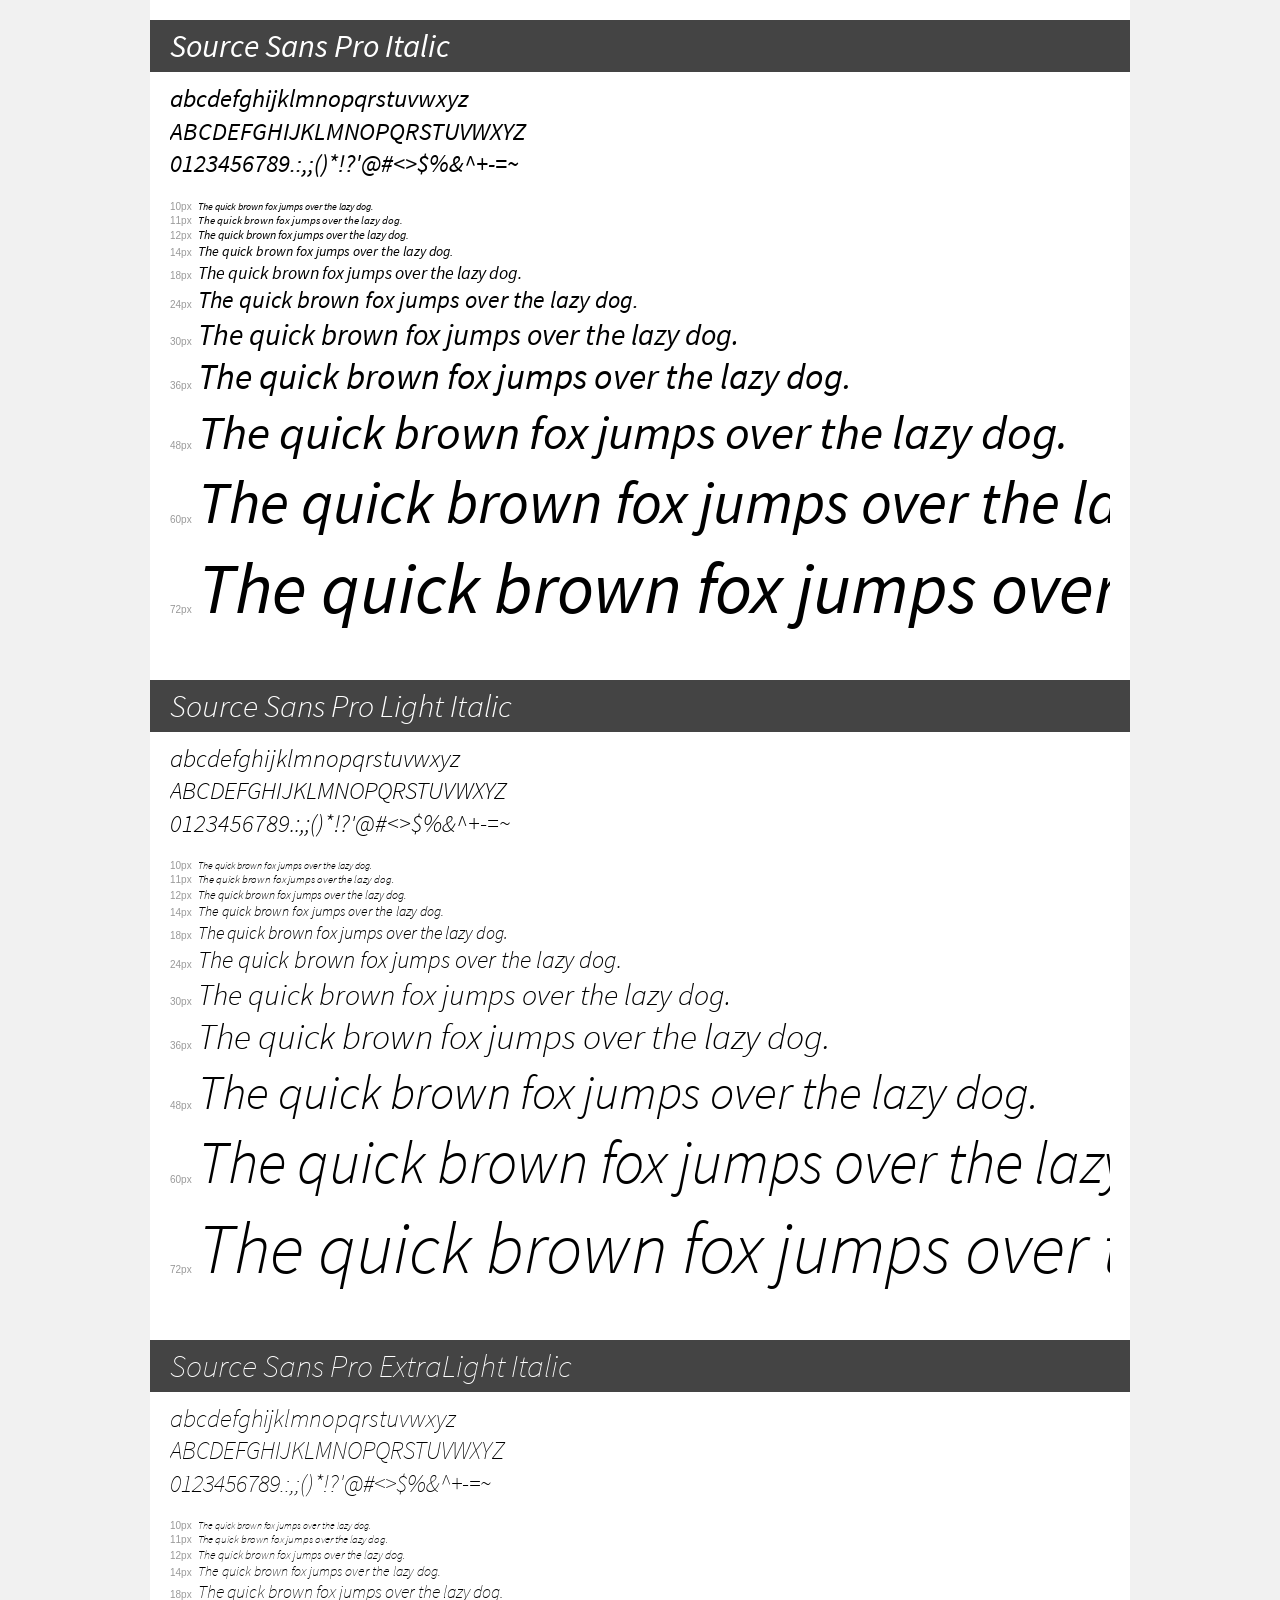
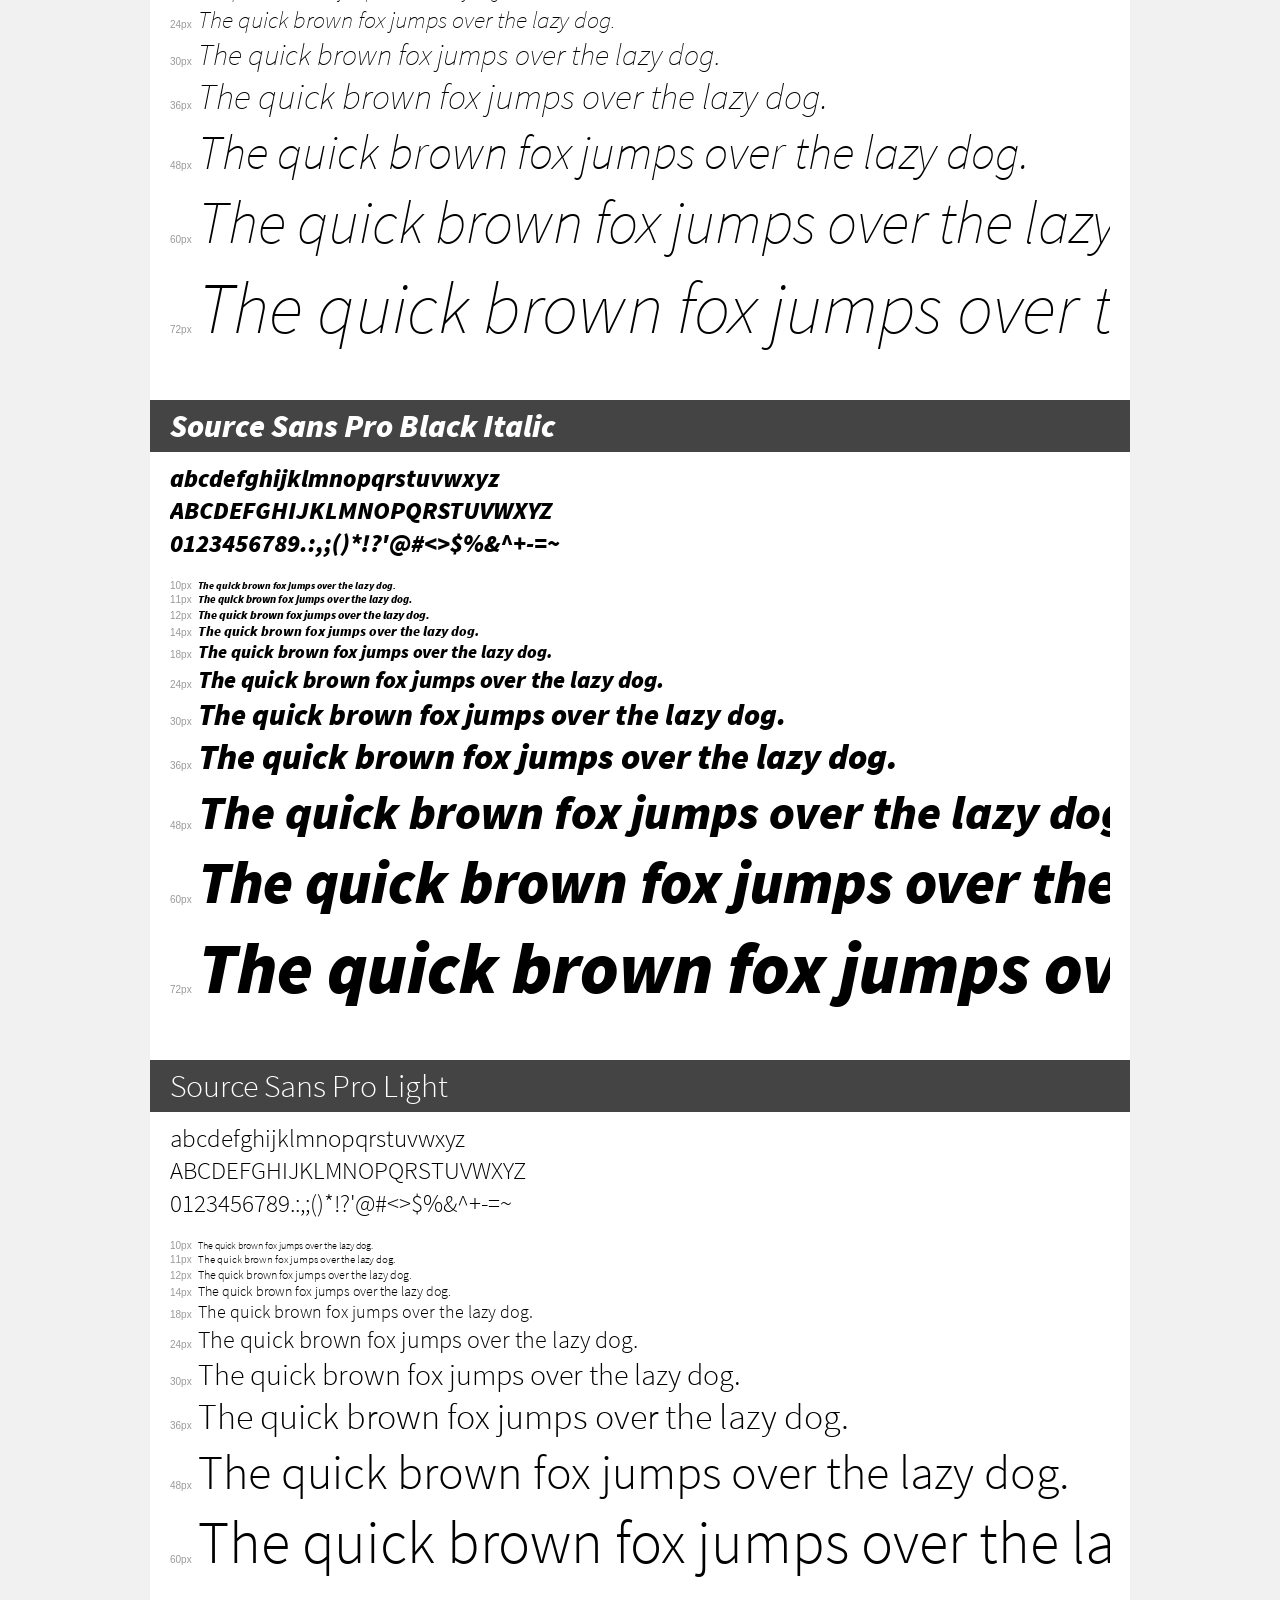
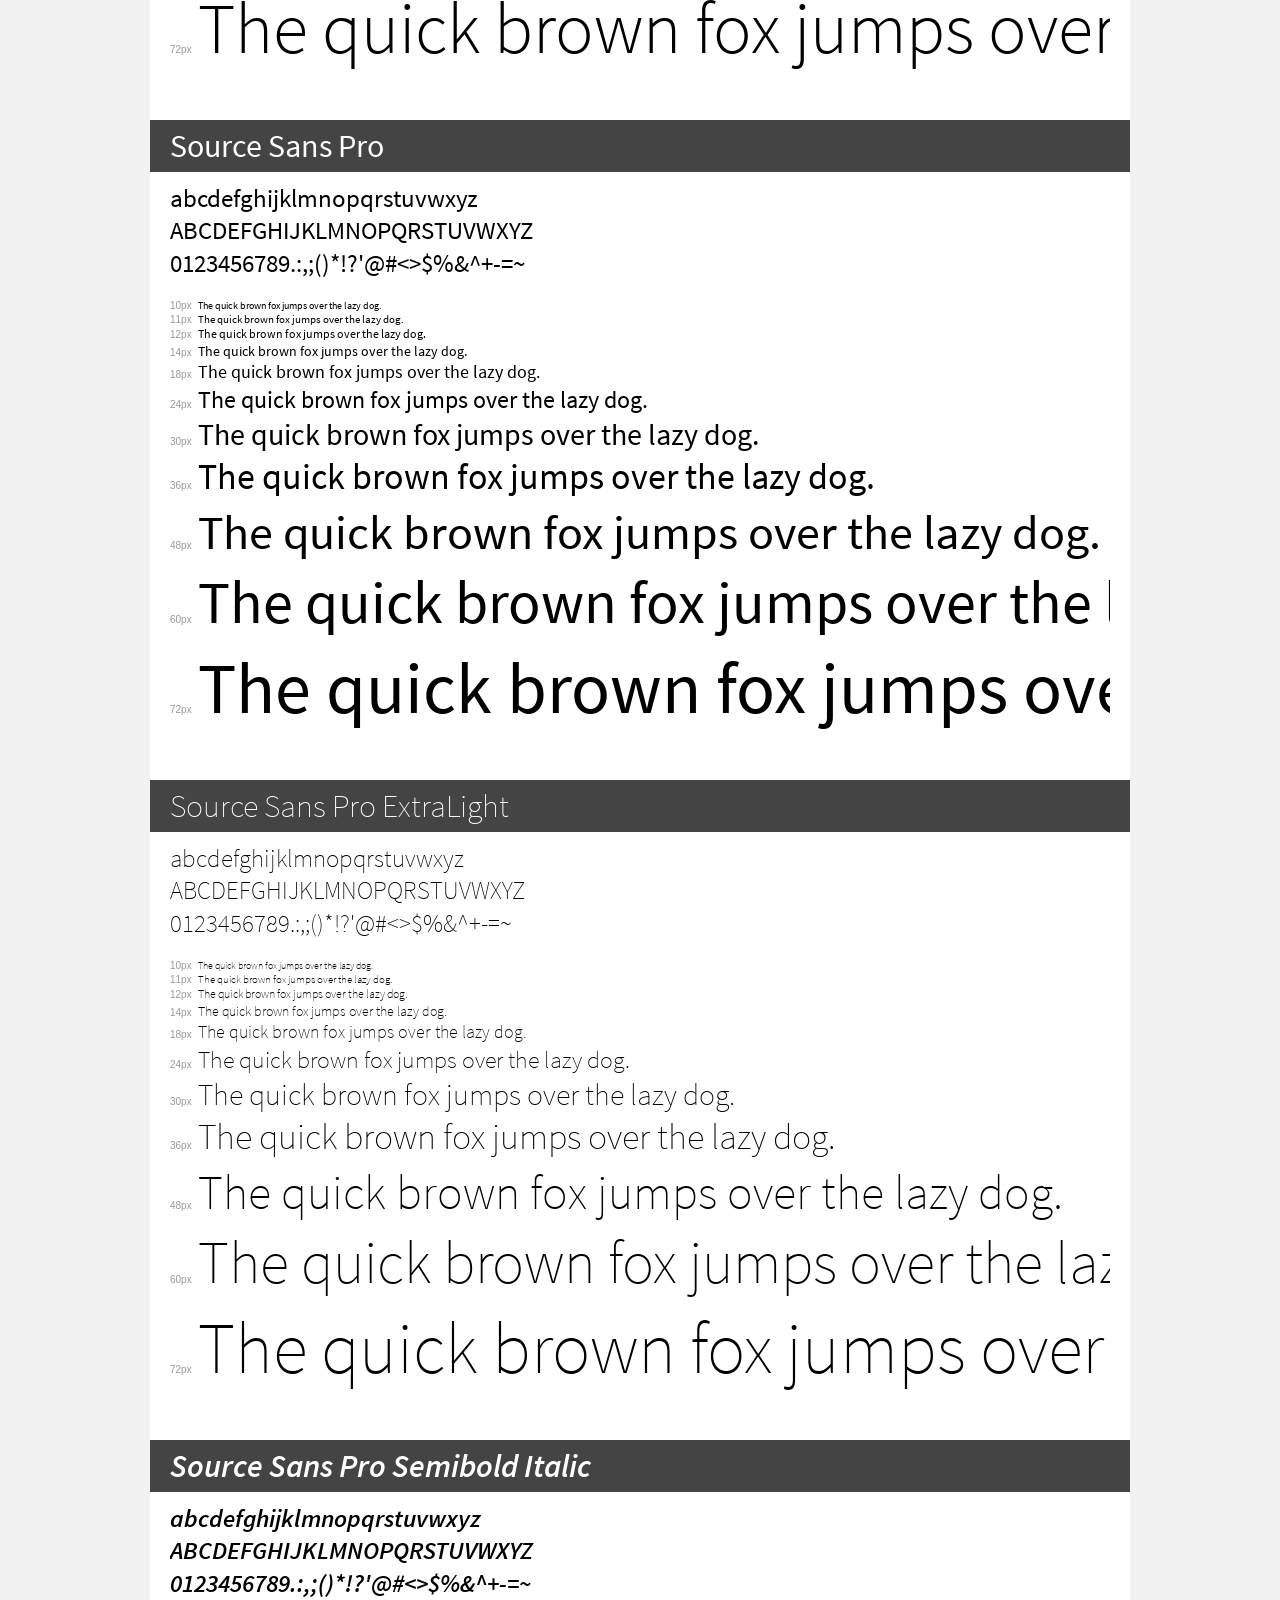
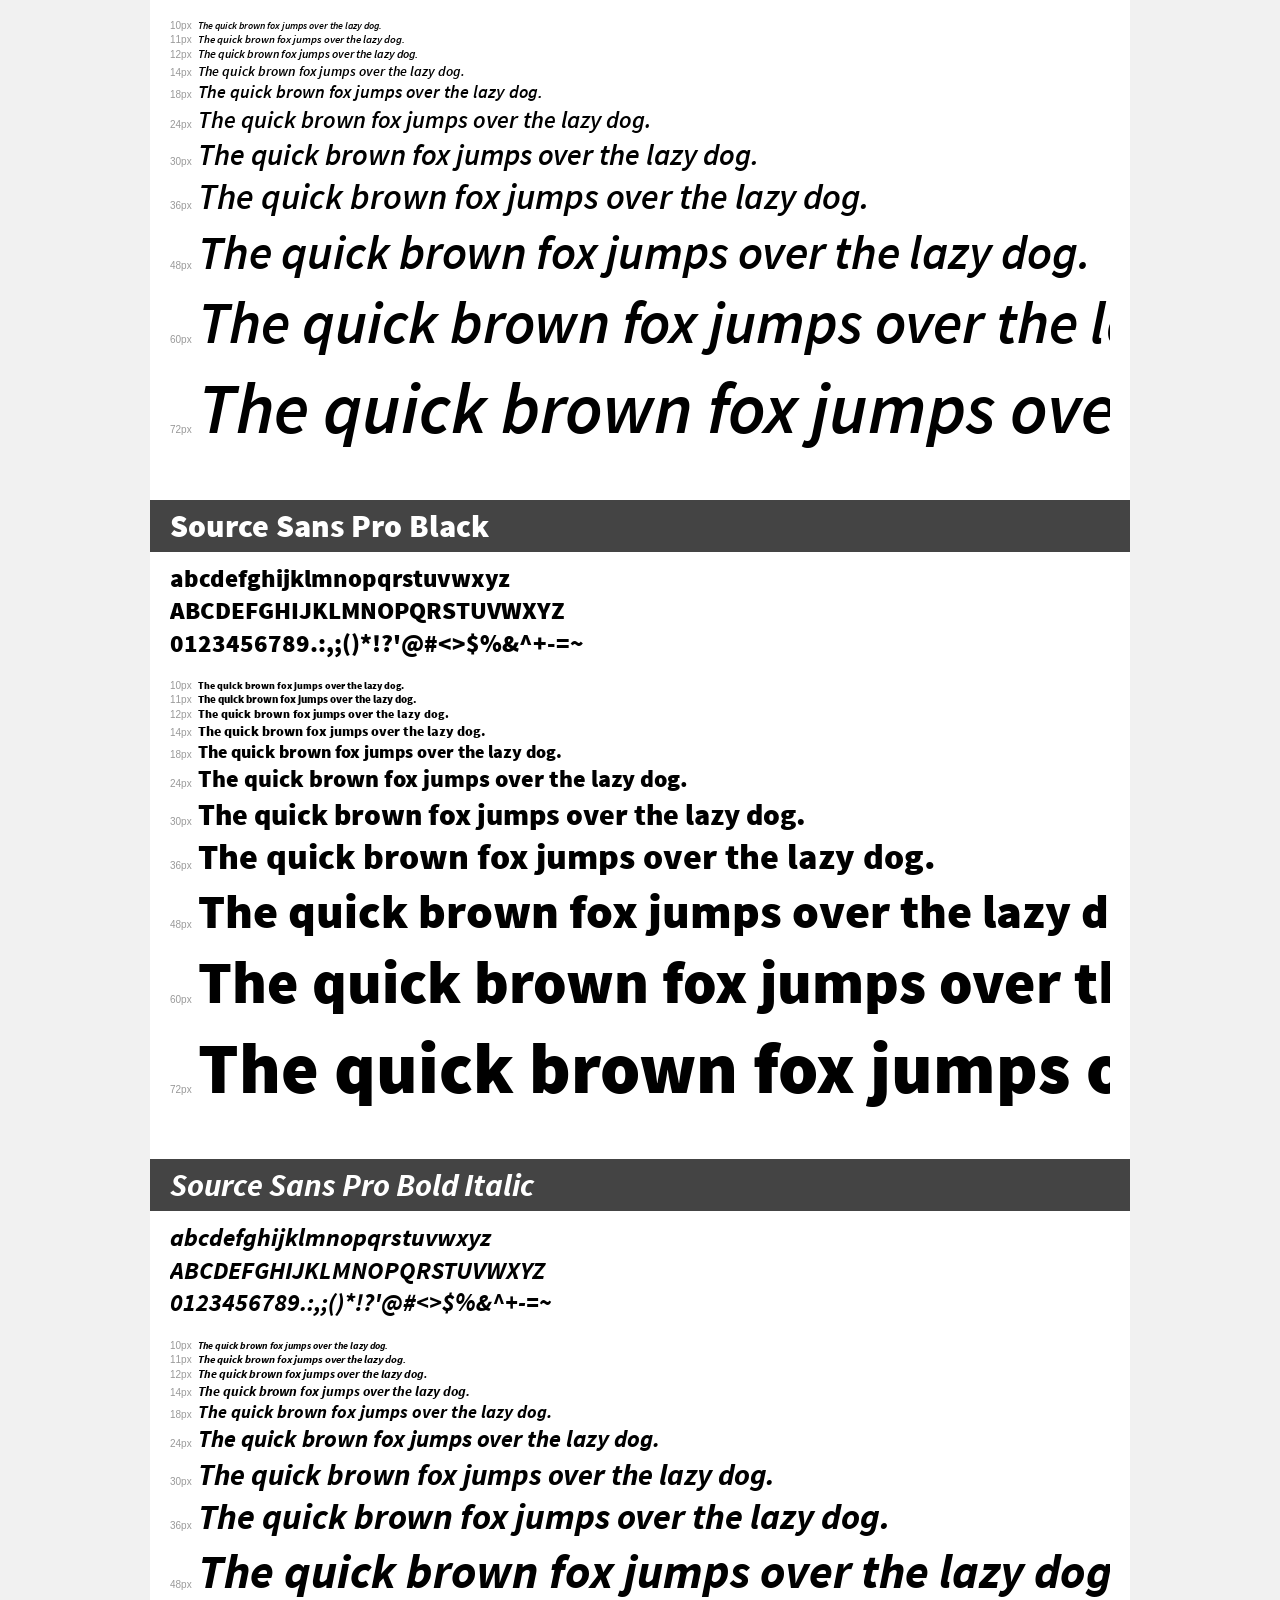
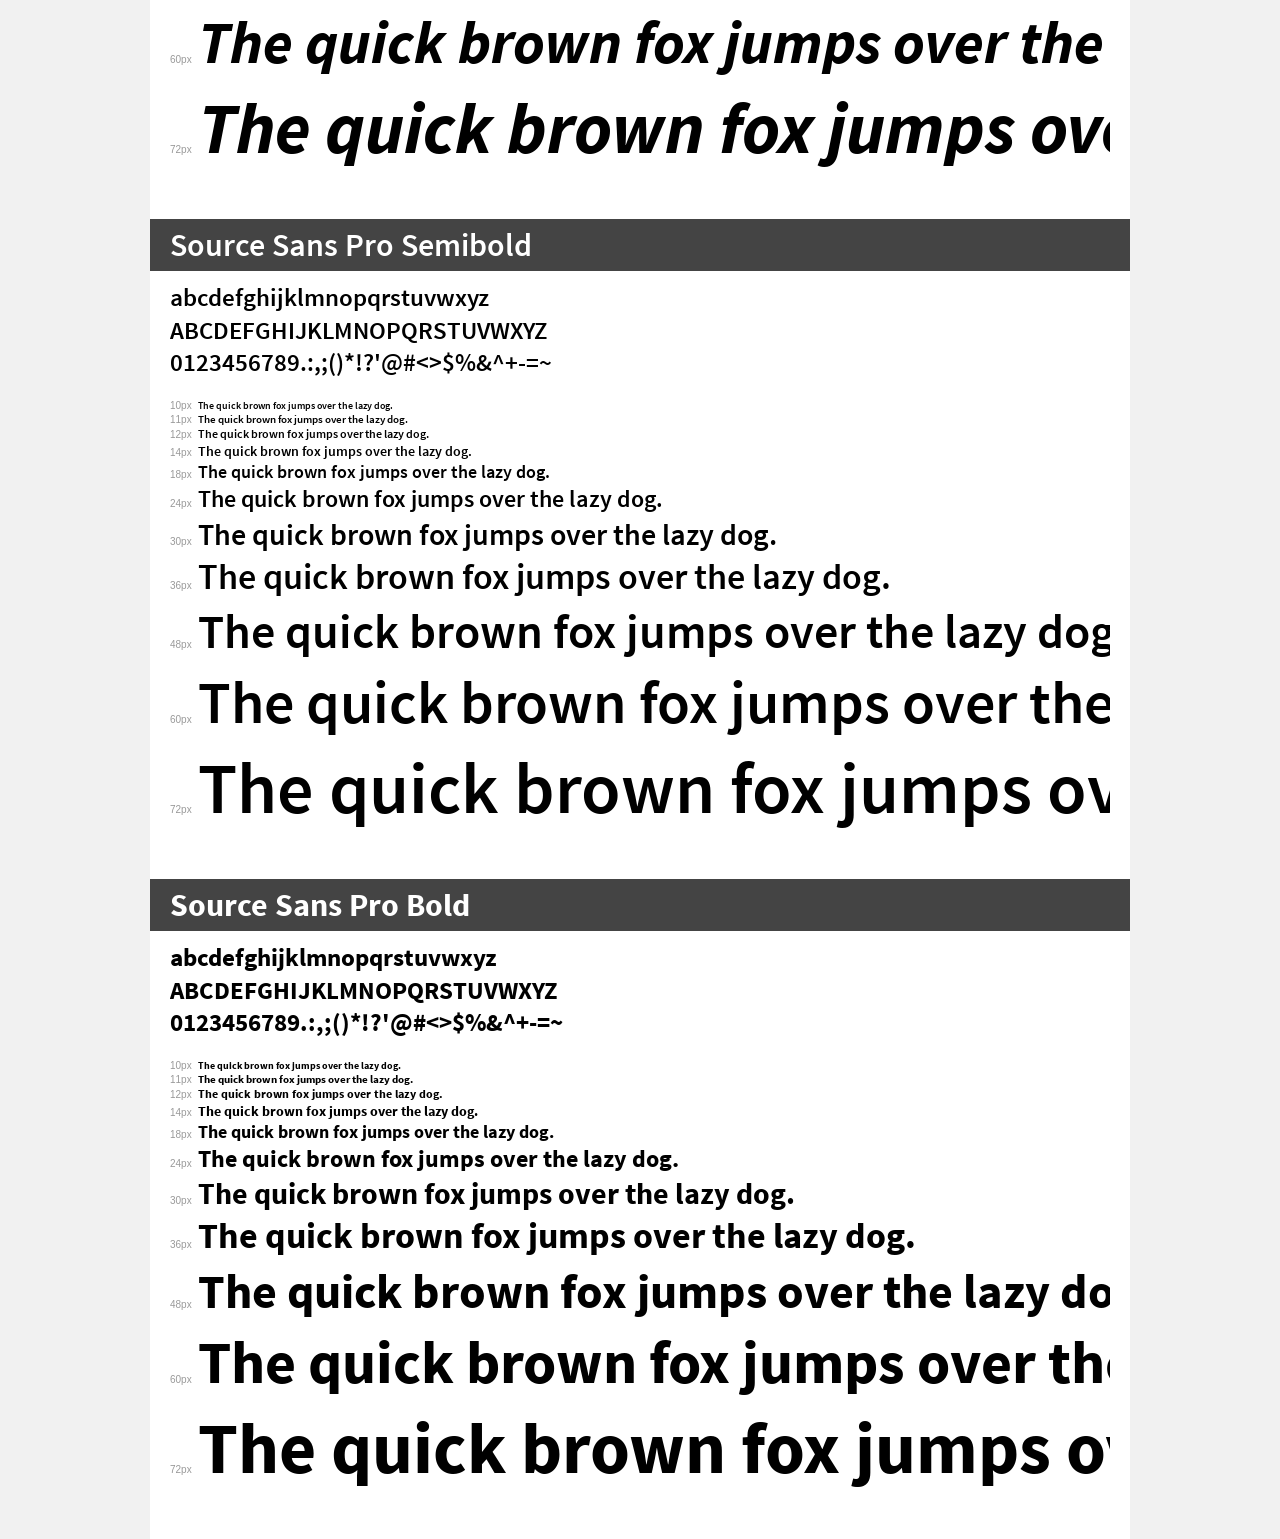
<file: fonts/transfonter.org-20151207-145924/demo.html>
<!DOCTYPE html>
<html>
<head>
	<meta charset="utf-8">
	<title>Transfonter demo</title>
	<link href="stylesheet.css" rel="stylesheet">
	<style>
		/*
		http://meyerweb.com/eric/tools/css/reset/
		v2.0 | 20110126
		License: none (public domain)
		*/
		html, body, div, span, applet, object, iframe,
		h1, h2, h3, h4, h5, h6, p, blockquote, pre,
		a, abbr, acronym, address, big, cite, code,
		del, dfn, em, img, ins, kbd, q, s, samp,
		small, strike, strong, sub, sup, tt, var,
		b, u, i, center,
		dl, dt, dd, ol, ul, li,
		fieldset, form, label, legend,
		table, caption, tbody, tfoot, thead, tr, th, td,
		article, aside, canvas, details, embed,
		figure, figcaption, footer, header, hgroup,
		menu, nav, output, ruby, section, summary,
		time, mark, audio, video {
			margin: 0;
			padding: 0;
			border: 0;
			font-size: 100%;
			font: inherit;
			vertical-align: baseline;
		}
		/* HTML5 display-role reset for older browsers */
		article, aside, details, figcaption, figure,
		footer, header, hgroup, menu, nav, section {
			display: block;
		}
		body {
			line-height: 1;
		}
		ol, ul {
			list-style: none;
		}
		blockquote, q {
			quotes: none;
		}
		blockquote:before, blockquote:after,
		q:before, q:after {
			content: '';
			content: none;
		}
		table {
			border-collapse: collapse;
			border-spacing: 0;
		}
		/* common styles */
		body {
			background: #f1f1f1;
			color: #000;
		}
		.page {
			background: #fff;
			width: 940px;
			margin: 0 auto;
			padding: 20px 20px 0 20px;
			overflow: hidden;
		}
		.font-container {
			overflow-x: auto;
			overflow-y: hidden;
			margin-bottom: 40px;
			line-height: 1.3;
			white-space: nowrap;
			padding-bottom: 5px;
		}
		h1 {
			position: relative;
			background: #444;
			font-size: 32px;
			color: #fff;
			padding: 10px 20px;
			margin: 0 -20px 10px -20px;
		}
		.letters {
			font-size: 25px;
			margin-bottom: 20px;
		}
		.s10:before {
			content: '10px';
		}
		.s11:before {
			content: '11px';
		}
		.s12:before {
			content: '12px';
		}
		.s14:before {
			content: '14px';
		}
		.s18:before {
			content: '18px';
		}
		.s24:before {
			content: '24px';
		}
		.s30:before {
			content: '30px';
		}
		.s36:before {
			content: '36px';
		}
		.s48:before {
			content: '48px';
		}
		.s60:before {
			content: '60px';
		}
		.s72:before {
			content: '72px';
		}
		.s10:before, .s11:before, .s12:before, .s14:before,
		.s18:before, .s24:before, .s30:before, .s36:before,
		.s48:before, .s60:before, .s72:before {
			font-family: Arial, sans-serif;
			font-size: 10px;
			font-weight: normal;
			font-style: normal;
			color: #999;
			padding-right: 6px;
		}
		/* fonts demo styles */
		.demo-0 {
			font-family: 'Source Sans Pro';
			font-weight: normal;
			font-style: italic;
		}
		.demo-1 {
			font-family: 'Source Sans Pro';
			font-weight: 300;
			font-style: italic;
		}
		.demo-2 {
			font-family: 'Source Sans Pro';
			font-weight: 200;
			font-style: italic;
		}
		.demo-3 {
			font-family: 'Source Sans Pro';
			font-weight: 900;
			font-style: italic;
		}
		.demo-4 {
			font-family: 'Source Sans Pro';
			font-weight: 300;
			font-style: normal;
		}
		.demo-5 {
			font-family: 'Source Sans Pro';
			font-weight: normal;
			font-style: normal;
		}
		.demo-6 {
			font-family: 'Source Sans Pro';
			font-weight: 200;
			font-style: normal;
		}
		.demo-7 {
			font-family: 'Source Sans Pro';
			font-weight: 600;
			font-style: italic;
		}
		.demo-8 {
			font-family: 'Source Sans Pro';
			font-weight: 900;
			font-style: normal;
		}
		.demo-9 {
			font-family: 'Source Sans Pro';
			font-weight: bold;
			font-style: italic;
		}
		.demo-10 {
			font-family: 'Source Sans Pro';
			font-weight: 600;
			font-style: normal;
		}
		.demo-11 {
			font-family: 'Source Sans Pro';
			font-weight: bold;
			font-style: normal;
		}
	</style>
</head>
<body>
<div class="page">
	<div class="demo-0">
		<h1>Source Sans Pro Italic</h1>
		<div class="font-container">
			<p class="letters">
				abcdefghijklmnopqrstuvwxyz <br />
				ABCDEFGHIJKLMNOPQRSTUVWXYZ <br />				0123456789.:,;()*!?'@#<>$%&^+-=~
			</p>
			<p class="s10" style="font-size: 10px;">The quick brown fox jumps over the lazy dog.</p>
			<p class="s11" style="font-size: 11px;">The quick brown fox jumps over the lazy dog.</p>
			<p class="s12" style="font-size: 12px;">The quick brown fox jumps over the lazy dog.</p>
			<p class="s14" style="font-size: 14px;">The quick brown fox jumps over the lazy dog.</p>
			<p class="s18" style="font-size: 18px;">The quick brown fox jumps over the lazy dog.</p>
			<p class="s24" style="font-size: 24px;">The quick brown fox jumps over the lazy dog.</p>
			<p class="s30" style="font-size: 30px;">The quick brown fox jumps over the lazy dog.</p>
			<p class="s36" style="font-size: 36px;">The quick brown fox jumps over the lazy dog.</p>
			<p class="s48" style="font-size: 48px;">The quick brown fox jumps over the lazy dog.</p>
			<p class="s60" style="font-size: 60px;">The quick brown fox jumps over the lazy dog.</p>
			<p class="s72" style="font-size: 72px;">The quick brown fox jumps over the lazy dog.</p>
		</div>
	</div>
	<div class="demo-1">
		<h1>Source Sans Pro Light Italic</h1>
		<div class="font-container">
			<p class="letters">
				abcdefghijklmnopqrstuvwxyz <br />
				ABCDEFGHIJKLMNOPQRSTUVWXYZ <br />				0123456789.:,;()*!?'@#<>$%&^+-=~
			</p>
			<p class="s10" style="font-size: 10px;">The quick brown fox jumps over the lazy dog.</p>
			<p class="s11" style="font-size: 11px;">The quick brown fox jumps over the lazy dog.</p>
			<p class="s12" style="font-size: 12px;">The quick brown fox jumps over the lazy dog.</p>
			<p class="s14" style="font-size: 14px;">The quick brown fox jumps over the lazy dog.</p>
			<p class="s18" style="font-size: 18px;">The quick brown fox jumps over the lazy dog.</p>
			<p class="s24" style="font-size: 24px;">The quick brown fox jumps over the lazy dog.</p>
			<p class="s30" style="font-size: 30px;">The quick brown fox jumps over the lazy dog.</p>
			<p class="s36" style="font-size: 36px;">The quick brown fox jumps over the lazy dog.</p>
			<p class="s48" style="font-size: 48px;">The quick brown fox jumps over the lazy dog.</p>
			<p class="s60" style="font-size: 60px;">The quick brown fox jumps over the lazy dog.</p>
			<p class="s72" style="font-size: 72px;">The quick brown fox jumps over the lazy dog.</p>
		</div>
	</div>
	<div class="demo-2">
		<h1>Source Sans Pro ExtraLight Italic</h1>
		<div class="font-container">
			<p class="letters">
				abcdefghijklmnopqrstuvwxyz <br />
				ABCDEFGHIJKLMNOPQRSTUVWXYZ <br />				0123456789.:,;()*!?'@#<>$%&^+-=~
			</p>
			<p class="s10" style="font-size: 10px;">The quick brown fox jumps over the lazy dog.</p>
			<p class="s11" style="font-size: 11px;">The quick brown fox jumps over the lazy dog.</p>
			<p class="s12" style="font-size: 12px;">The quick brown fox jumps over the lazy dog.</p>
			<p class="s14" style="font-size: 14px;">The quick brown fox jumps over the lazy dog.</p>
			<p class="s18" style="font-size: 18px;">The quick brown fox jumps over the lazy dog.</p>
			<p class="s24" style="font-size: 24px;">The quick brown fox jumps over the lazy dog.</p>
			<p class="s30" style="font-size: 30px;">The quick brown fox jumps over the lazy dog.</p>
			<p class="s36" style="font-size: 36px;">The quick brown fox jumps over the lazy dog.</p>
			<p class="s48" style="font-size: 48px;">The quick brown fox jumps over the lazy dog.</p>
			<p class="s60" style="font-size: 60px;">The quick brown fox jumps over the lazy dog.</p>
			<p class="s72" style="font-size: 72px;">The quick brown fox jumps over the lazy dog.</p>
		</div>
	</div>
	<div class="demo-3">
		<h1>Source Sans Pro Black Italic</h1>
		<div class="font-container">
			<p class="letters">
				abcdefghijklmnopqrstuvwxyz <br />
				ABCDEFGHIJKLMNOPQRSTUVWXYZ <br />				0123456789.:,;()*!?'@#<>$%&^+-=~
			</p>
			<p class="s10" style="font-size: 10px;">The quick brown fox jumps over the lazy dog.</p>
			<p class="s11" style="font-size: 11px;">The quick brown fox jumps over the lazy dog.</p>
			<p class="s12" style="font-size: 12px;">The quick brown fox jumps over the lazy dog.</p>
			<p class="s14" style="font-size: 14px;">The quick brown fox jumps over the lazy dog.</p>
			<p class="s18" style="font-size: 18px;">The quick brown fox jumps over the lazy dog.</p>
			<p class="s24" style="font-size: 24px;">The quick brown fox jumps over the lazy dog.</p>
			<p class="s30" style="font-size: 30px;">The quick brown fox jumps over the lazy dog.</p>
			<p class="s36" style="font-size: 36px;">The quick brown fox jumps over the lazy dog.</p>
			<p class="s48" style="font-size: 48px;">The quick brown fox jumps over the lazy dog.</p>
			<p class="s60" style="font-size: 60px;">The quick brown fox jumps over the lazy dog.</p>
			<p class="s72" style="font-size: 72px;">The quick brown fox jumps over the lazy dog.</p>
		</div>
	</div>
	<div class="demo-4">
		<h1>Source Sans Pro Light</h1>
		<div class="font-container">
			<p class="letters">
				abcdefghijklmnopqrstuvwxyz <br />
				ABCDEFGHIJKLMNOPQRSTUVWXYZ <br />				0123456789.:,;()*!?'@#<>$%&^+-=~
			</p>
			<p class="s10" style="font-size: 10px;">The quick brown fox jumps over the lazy dog.</p>
			<p class="s11" style="font-size: 11px;">The quick brown fox jumps over the lazy dog.</p>
			<p class="s12" style="font-size: 12px;">The quick brown fox jumps over the lazy dog.</p>
			<p class="s14" style="font-size: 14px;">The quick brown fox jumps over the lazy dog.</p>
			<p class="s18" style="font-size: 18px;">The quick brown fox jumps over the lazy dog.</p>
			<p class="s24" style="font-size: 24px;">The quick brown fox jumps over the lazy dog.</p>
			<p class="s30" style="font-size: 30px;">The quick brown fox jumps over the lazy dog.</p>
			<p class="s36" style="font-size: 36px;">The quick brown fox jumps over the lazy dog.</p>
			<p class="s48" style="font-size: 48px;">The quick brown fox jumps over the lazy dog.</p>
			<p class="s60" style="font-size: 60px;">The quick brown fox jumps over the lazy dog.</p>
			<p class="s72" style="font-size: 72px;">The quick brown fox jumps over the lazy dog.</p>
		</div>
	</div>
	<div class="demo-5">
		<h1>Source Sans Pro</h1>
		<div class="font-container">
			<p class="letters">
				abcdefghijklmnopqrstuvwxyz <br />
				ABCDEFGHIJKLMNOPQRSTUVWXYZ <br />				0123456789.:,;()*!?'@#<>$%&^+-=~
			</p>
			<p class="s10" style="font-size: 10px;">The quick brown fox jumps over the lazy dog.</p>
			<p class="s11" style="font-size: 11px;">The quick brown fox jumps over the lazy dog.</p>
			<p class="s12" style="font-size: 12px;">The quick brown fox jumps over the lazy dog.</p>
			<p class="s14" style="font-size: 14px;">The quick brown fox jumps over the lazy dog.</p>
			<p class="s18" style="font-size: 18px;">The quick brown fox jumps over the lazy dog.</p>
			<p class="s24" style="font-size: 24px;">The quick brown fox jumps over the lazy dog.</p>
			<p class="s30" style="font-size: 30px;">The quick brown fox jumps over the lazy dog.</p>
			<p class="s36" style="font-size: 36px;">The quick brown fox jumps over the lazy dog.</p>
			<p class="s48" style="font-size: 48px;">The quick brown fox jumps over the lazy dog.</p>
			<p class="s60" style="font-size: 60px;">The quick brown fox jumps over the lazy dog.</p>
			<p class="s72" style="font-size: 72px;">The quick brown fox jumps over the lazy dog.</p>
		</div>
	</div>
	<div class="demo-6">
		<h1>Source Sans Pro ExtraLight</h1>
		<div class="font-container">
			<p class="letters">
				abcdefghijklmnopqrstuvwxyz <br />
				ABCDEFGHIJKLMNOPQRSTUVWXYZ <br />				0123456789.:,;()*!?'@#<>$%&^+-=~
			</p>
			<p class="s10" style="font-size: 10px;">The quick brown fox jumps over the lazy dog.</p>
			<p class="s11" style="font-size: 11px;">The quick brown fox jumps over the lazy dog.</p>
			<p class="s12" style="font-size: 12px;">The quick brown fox jumps over the lazy dog.</p>
			<p class="s14" style="font-size: 14px;">The quick brown fox jumps over the lazy dog.</p>
			<p class="s18" style="font-size: 18px;">The quick brown fox jumps over the lazy dog.</p>
			<p class="s24" style="font-size: 24px;">The quick brown fox jumps over the lazy dog.</p>
			<p class="s30" style="font-size: 30px;">The quick brown fox jumps over the lazy dog.</p>
			<p class="s36" style="font-size: 36px;">The quick brown fox jumps over the lazy dog.</p>
			<p class="s48" style="font-size: 48px;">The quick brown fox jumps over the lazy dog.</p>
			<p class="s60" style="font-size: 60px;">The quick brown fox jumps over the lazy dog.</p>
			<p class="s72" style="font-size: 72px;">The quick brown fox jumps over the lazy dog.</p>
		</div>
	</div>
	<div class="demo-7">
		<h1>Source Sans Pro Semibold Italic</h1>
		<div class="font-container">
			<p class="letters">
				abcdefghijklmnopqrstuvwxyz <br />
				ABCDEFGHIJKLMNOPQRSTUVWXYZ <br />				0123456789.:,;()*!?'@#<>$%&^+-=~
			</p>
			<p class="s10" style="font-size: 10px;">The quick brown fox jumps over the lazy dog.</p>
			<p class="s11" style="font-size: 11px;">The quick brown fox jumps over the lazy dog.</p>
			<p class="s12" style="font-size: 12px;">The quick brown fox jumps over the lazy dog.</p>
			<p class="s14" style="font-size: 14px;">The quick brown fox jumps over the lazy dog.</p>
			<p class="s18" style="font-size: 18px;">The quick brown fox jumps over the lazy dog.</p>
			<p class="s24" style="font-size: 24px;">The quick brown fox jumps over the lazy dog.</p>
			<p class="s30" style="font-size: 30px;">The quick brown fox jumps over the lazy dog.</p>
			<p class="s36" style="font-size: 36px;">The quick brown fox jumps over the lazy dog.</p>
			<p class="s48" style="font-size: 48px;">The quick brown fox jumps over the lazy dog.</p>
			<p class="s60" style="font-size: 60px;">The quick brown fox jumps over the lazy dog.</p>
			<p class="s72" style="font-size: 72px;">The quick brown fox jumps over the lazy dog.</p>
		</div>
	</div>
	<div class="demo-8">
		<h1>Source Sans Pro Black</h1>
		<div class="font-container">
			<p class="letters">
				abcdefghijklmnopqrstuvwxyz <br />
				ABCDEFGHIJKLMNOPQRSTUVWXYZ <br />				0123456789.:,;()*!?'@#<>$%&^+-=~
			</p>
			<p class="s10" style="font-size: 10px;">The quick brown fox jumps over the lazy dog.</p>
			<p class="s11" style="font-size: 11px;">The quick brown fox jumps over the lazy dog.</p>
			<p class="s12" style="font-size: 12px;">The quick brown fox jumps over the lazy dog.</p>
			<p class="s14" style="font-size: 14px;">The quick brown fox jumps over the lazy dog.</p>
			<p class="s18" style="font-size: 18px;">The quick brown fox jumps over the lazy dog.</p>
			<p class="s24" style="font-size: 24px;">The quick brown fox jumps over the lazy dog.</p>
			<p class="s30" style="font-size: 30px;">The quick brown fox jumps over the lazy dog.</p>
			<p class="s36" style="font-size: 36px;">The quick brown fox jumps over the lazy dog.</p>
			<p class="s48" style="font-size: 48px;">The quick brown fox jumps over the lazy dog.</p>
			<p class="s60" style="font-size: 60px;">The quick brown fox jumps over the lazy dog.</p>
			<p class="s72" style="font-size: 72px;">The quick brown fox jumps over the lazy dog.</p>
		</div>
	</div>
	<div class="demo-9">
		<h1>Source Sans Pro Bold Italic</h1>
		<div class="font-container">
			<p class="letters">
				abcdefghijklmnopqrstuvwxyz <br />
				ABCDEFGHIJKLMNOPQRSTUVWXYZ <br />				0123456789.:,;()*!?'@#<>$%&^+-=~
			</p>
			<p class="s10" style="font-size: 10px;">The quick brown fox jumps over the lazy dog.</p>
			<p class="s11" style="font-size: 11px;">The quick brown fox jumps over the lazy dog.</p>
			<p class="s12" style="font-size: 12px;">The quick brown fox jumps over the lazy dog.</p>
			<p class="s14" style="font-size: 14px;">The quick brown fox jumps over the lazy dog.</p>
			<p class="s18" style="font-size: 18px;">The quick brown fox jumps over the lazy dog.</p>
			<p class="s24" style="font-size: 24px;">The quick brown fox jumps over the lazy dog.</p>
			<p class="s30" style="font-size: 30px;">The quick brown fox jumps over the lazy dog.</p>
			<p class="s36" style="font-size: 36px;">The quick brown fox jumps over the lazy dog.</p>
			<p class="s48" style="font-size: 48px;">The quick brown fox jumps over the lazy dog.</p>
			<p class="s60" style="font-size: 60px;">The quick brown fox jumps over the lazy dog.</p>
			<p class="s72" style="font-size: 72px;">The quick brown fox jumps over the lazy dog.</p>
		</div>
	</div>
	<div class="demo-10">
		<h1>Source Sans Pro Semibold</h1>
		<div class="font-container">
			<p class="letters">
				abcdefghijklmnopqrstuvwxyz <br />
				ABCDEFGHIJKLMNOPQRSTUVWXYZ <br />				0123456789.:,;()*!?'@#<>$%&^+-=~
			</p>
			<p class="s10" style="font-size: 10px;">The quick brown fox jumps over the lazy dog.</p>
			<p class="s11" style="font-size: 11px;">The quick brown fox jumps over the lazy dog.</p>
			<p class="s12" style="font-size: 12px;">The quick brown fox jumps over the lazy dog.</p>
			<p class="s14" style="font-size: 14px;">The quick brown fox jumps over the lazy dog.</p>
			<p class="s18" style="font-size: 18px;">The quick brown fox jumps over the lazy dog.</p>
			<p class="s24" style="font-size: 24px;">The quick brown fox jumps over the lazy dog.</p>
			<p class="s30" style="font-size: 30px;">The quick brown fox jumps over the lazy dog.</p>
			<p class="s36" style="font-size: 36px;">The quick brown fox jumps over the lazy dog.</p>
			<p class="s48" style="font-size: 48px;">The quick brown fox jumps over the lazy dog.</p>
			<p class="s60" style="font-size: 60px;">The quick brown fox jumps over the lazy dog.</p>
			<p class="s72" style="font-size: 72px;">The quick brown fox jumps over the lazy dog.</p>
		</div>
	</div>
	<div class="demo-11">
		<h1>Source Sans Pro Bold</h1>
		<div class="font-container">
			<p class="letters">
				abcdefghijklmnopqrstuvwxyz <br />
				ABCDEFGHIJKLMNOPQRSTUVWXYZ <br />				0123456789.:,;()*!?'@#<>$%&^+-=~
			</p>
			<p class="s10" style="font-size: 10px;">The quick brown fox jumps over the lazy dog.</p>
			<p class="s11" style="font-size: 11px;">The quick brown fox jumps over the lazy dog.</p>
			<p class="s12" style="font-size: 12px;">The quick brown fox jumps over the lazy dog.</p>
			<p class="s14" style="font-size: 14px;">The quick brown fox jumps over the lazy dog.</p>
			<p class="s18" style="font-size: 18px;">The quick brown fox jumps over the lazy dog.</p>
			<p class="s24" style="font-size: 24px;">The quick brown fox jumps over the lazy dog.</p>
			<p class="s30" style="font-size: 30px;">The quick brown fox jumps over the lazy dog.</p>
			<p class="s36" style="font-size: 36px;">The quick brown fox jumps over the lazy dog.</p>
			<p class="s48" style="font-size: 48px;">The quick brown fox jumps over the lazy dog.</p>
			<p class="s60" style="font-size: 60px;">The quick brown fox jumps over the lazy dog.</p>
			<p class="s72" style="font-size: 72px;">The quick brown fox jumps over the lazy dog.</p>
		</div>
	</div>
</div>
</body>
</html>
</file>
<file: fonts/transfonter.org-20151207-145924/stylesheet.css>
/* This stylesheet generated by Transfonter (http://transfonter.org) */

@font-face {
	font-family: 'Source Sans Pro';
	src: url('SourceSansPro-It.eot');
	src: url('SourceSansPro-It.eot?#iefix') format('embedded-opentype'),
		url('SourceSansPro-It.woff') format('woff'),
		url('SourceSansPro-It.ttf') format('truetype');
	font-weight: normal;
	font-style: italic;
}

@font-face {
	font-family: 'Source Sans Pro';
	src: url('SourceSansPro-LightIt.eot');
	src: url('SourceSansPro-LightIt.eot?#iefix') format('embedded-opentype'),
		url('SourceSansPro-LightIt.woff') format('woff'),
		url('SourceSansPro-LightIt.ttf') format('truetype');
	font-weight: 300;
	font-style: italic;
}

@font-face {
	font-family: 'Source Sans Pro';
	src: url('SourceSansPro-ExtraLightIt.eot');
	src: url('SourceSansPro-ExtraLightIt.eot?#iefix') format('embedded-opentype'),
		url('SourceSansPro-ExtraLightIt.woff') format('woff'),
		url('SourceSansPro-ExtraLightIt.ttf') format('truetype');
	font-weight: 200;
	font-style: italic;
}

@font-face {
	font-family: 'Source Sans Pro';
	src: url('SourceSansPro-BlackIt.eot');
	src: url('SourceSansPro-BlackIt.eot?#iefix') format('embedded-opentype'),
		url('SourceSansPro-BlackIt.woff') format('woff'),
		url('SourceSansPro-BlackIt.ttf') format('truetype');
	font-weight: 900;
	font-style: italic;
}

@font-face {
	font-family: 'Source Sans Pro';
	src: url('SourceSansPro-Light.eot');
	src: url('SourceSansPro-Light.eot?#iefix') format('embedded-opentype'),
		url('SourceSansPro-Light.woff') format('woff'),
		url('SourceSansPro-Light.ttf') format('truetype');
	font-weight: 300;
	font-style: normal;
}

@font-face {
	font-family: 'Source Sans Pro';
	src: url('SourceSansPro-Regular.eot');
	src: url('SourceSansPro-Regular.eot?#iefix') format('embedded-opentype'),
		url('SourceSansPro-Regular.woff') format('woff'),
		url('SourceSansPro-Regular.ttf') format('truetype');
	font-weight: normal;
	font-style: normal;
}

@font-face {
	font-family: 'Source Sans Pro';
	src: url('SourceSansPro-ExtraLight.eot');
	src: url('SourceSansPro-ExtraLight.eot?#iefix') format('embedded-opentype'),
		url('SourceSansPro-ExtraLight.woff') format('woff'),
		url('SourceSansPro-ExtraLight.ttf') format('truetype');
	font-weight: 200;
	font-style: normal;
}

@font-face {
	font-family: 'Source Sans Pro';
	src: url('SourceSansPro-SemiboldIt.eot');
	src: url('SourceSansPro-SemiboldIt.eot?#iefix') format('embedded-opentype'),
		url('SourceSansPro-SemiboldIt.woff') format('woff'),
		url('SourceSansPro-SemiboldIt.ttf') format('truetype');
	font-weight: 600;
	font-style: italic;
}

@font-face {
	font-family: 'Source Sans Pro';
	src: url('SourceSansPro-Black.eot');
	src: url('SourceSansPro-Black.eot?#iefix') format('embedded-opentype'),
		url('SourceSansPro-Black.woff') format('woff'),
		url('SourceSansPro-Black.ttf') format('truetype');
	font-weight: 900;
	font-style: normal;
}

@font-face {
	font-family: 'Source Sans Pro';
	src: url('SourceSansPro-BoldIt.eot');
	src: url('SourceSansPro-BoldIt.eot?#iefix') format('embedded-opentype'),
		url('SourceSansPro-BoldIt.woff') format('woff'),
		url('SourceSansPro-BoldIt.ttf') format('truetype');
	font-weight: bold;
	font-style: italic;
}

@font-face {
	font-family: 'Source Sans Pro';
	src: url('SourceSansPro-Semibold.eot');
	src: url('SourceSansPro-Semibold.eot?#iefix') format('embedded-opentype'),
		url('SourceSansPro-Semibold.woff') format('woff'),
		url('SourceSansPro-Semibold.ttf') format('truetype');
	font-weight: 600;
	font-style: normal;
}

@font-face {
	font-family: 'Source Sans Pro';
	src: url('SourceSansPro-Bold.eot');
	src: url('SourceSansPro-Bold.eot?#iefix') format('embedded-opentype'),
		url('SourceSansPro-Bold.woff') format('woff'),
		url('SourceSansPro-Bold.ttf') format('truetype');
	font-weight: bold;
	font-style: normal;
}
</file>
